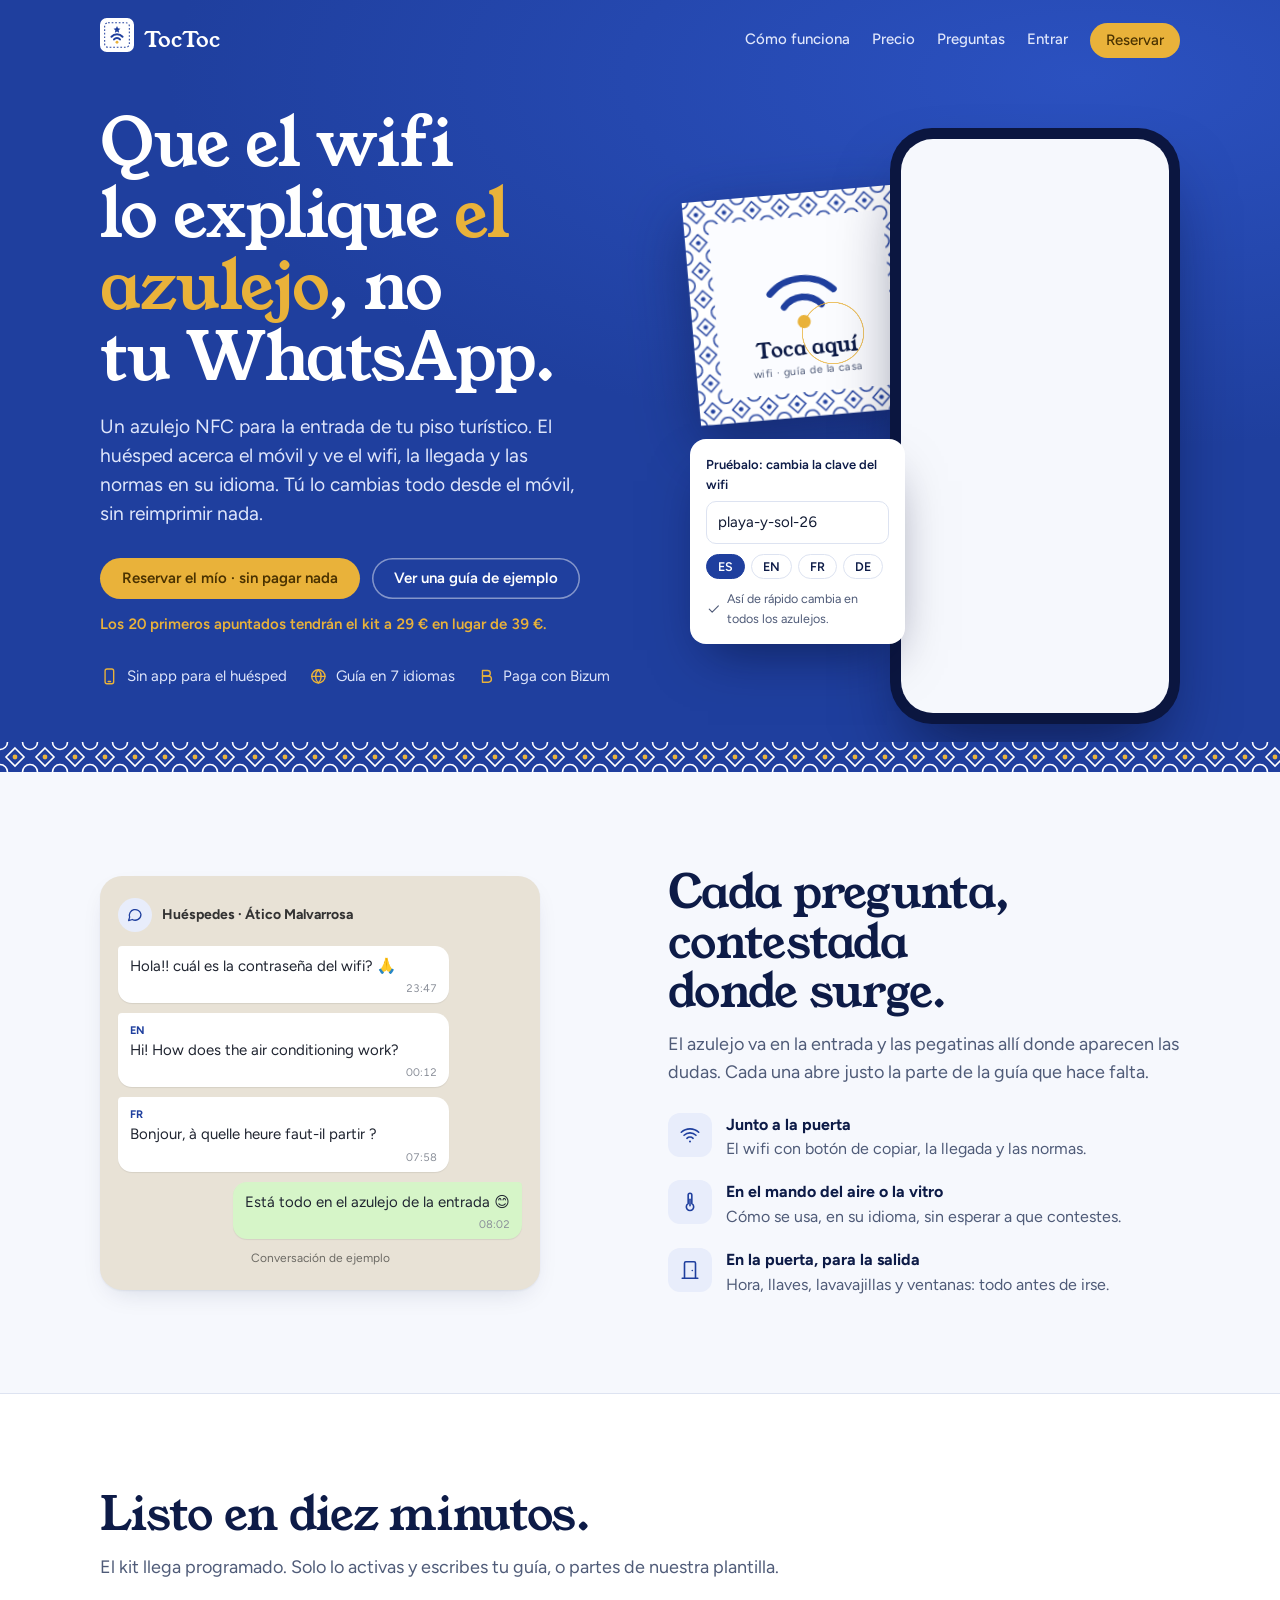
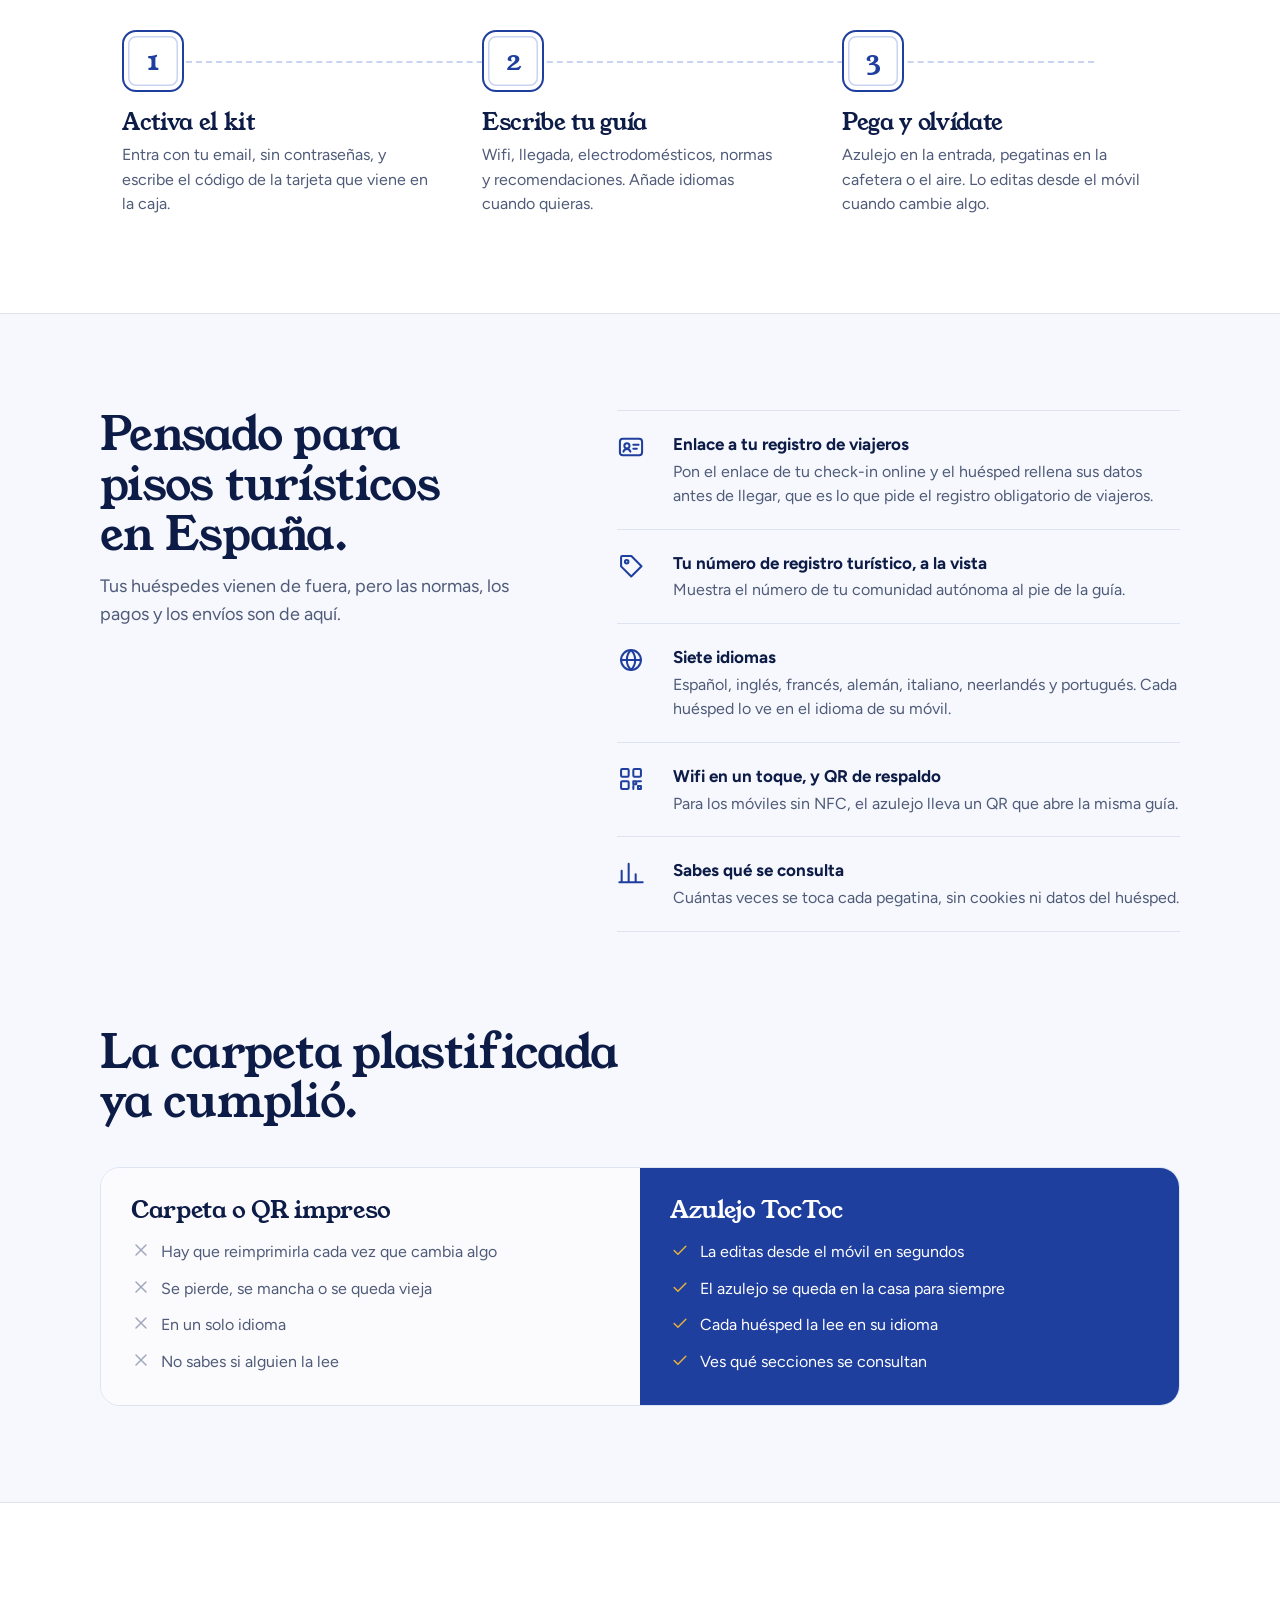
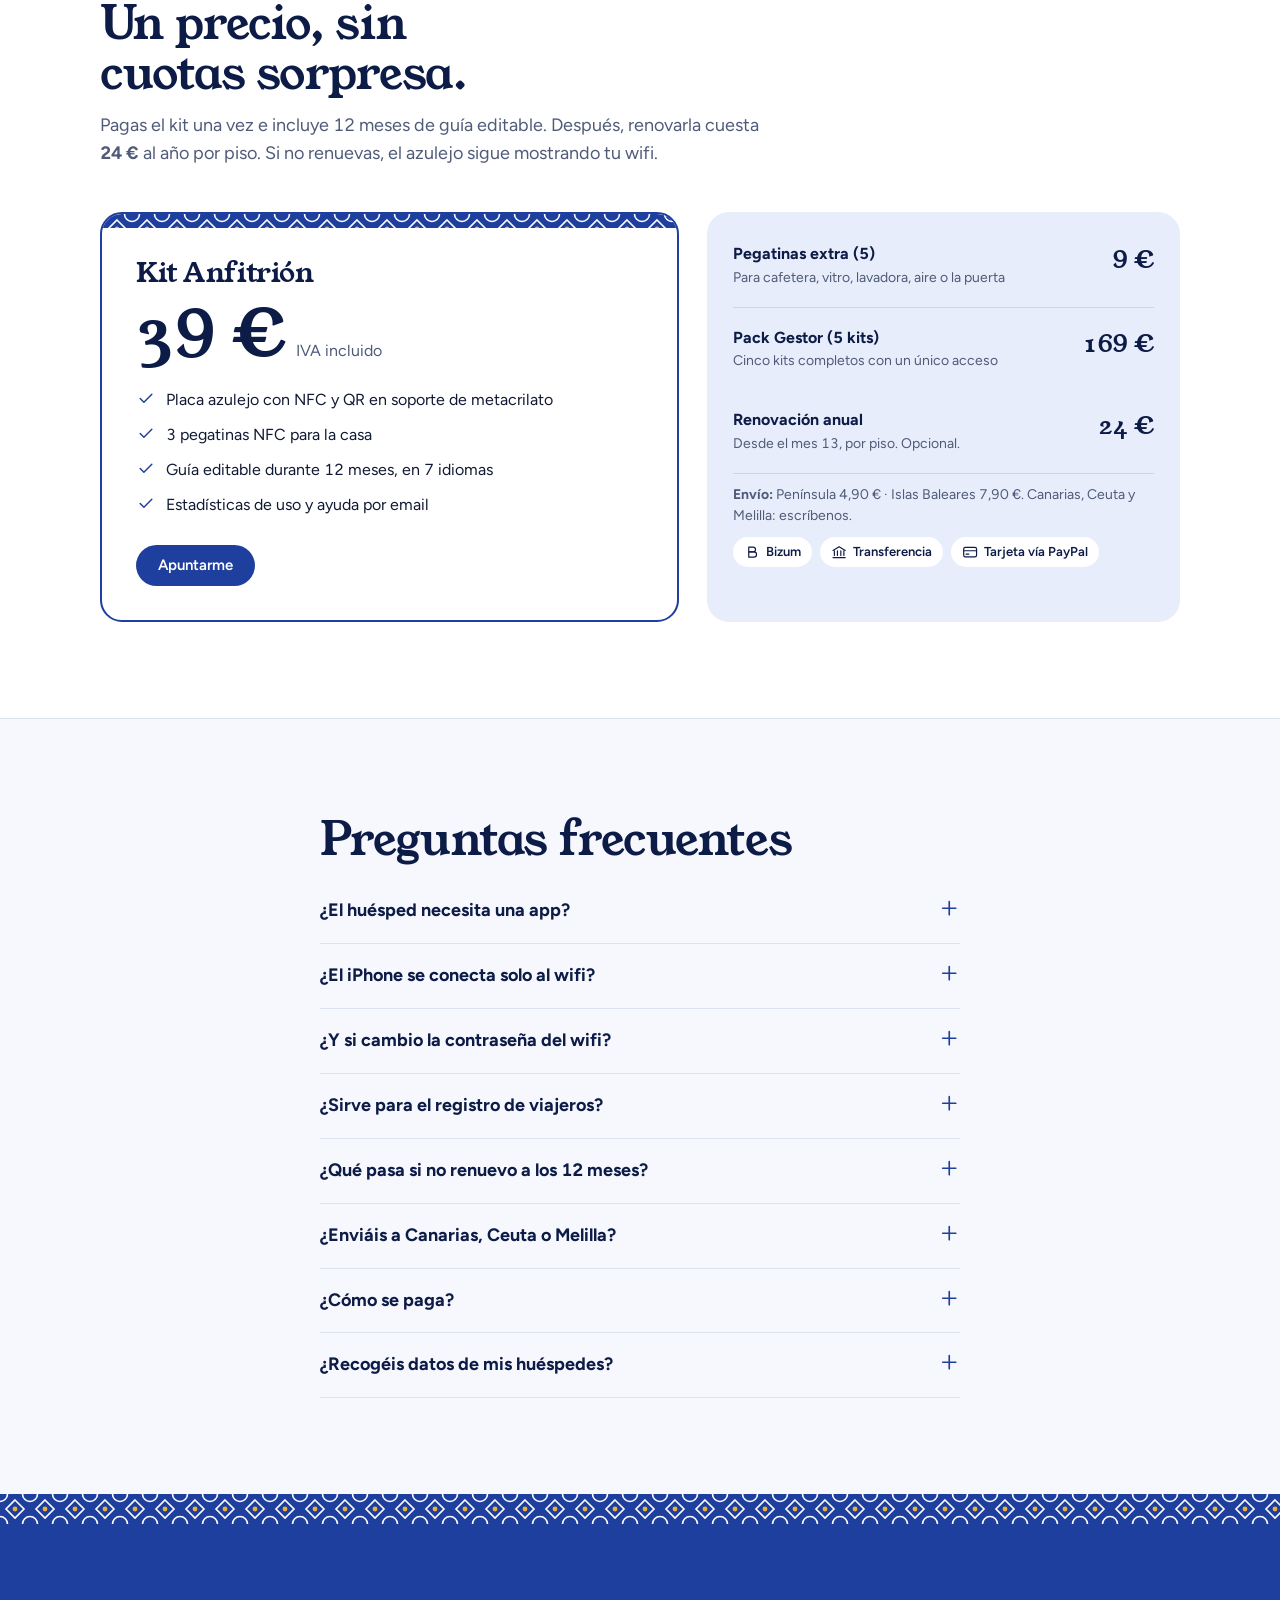
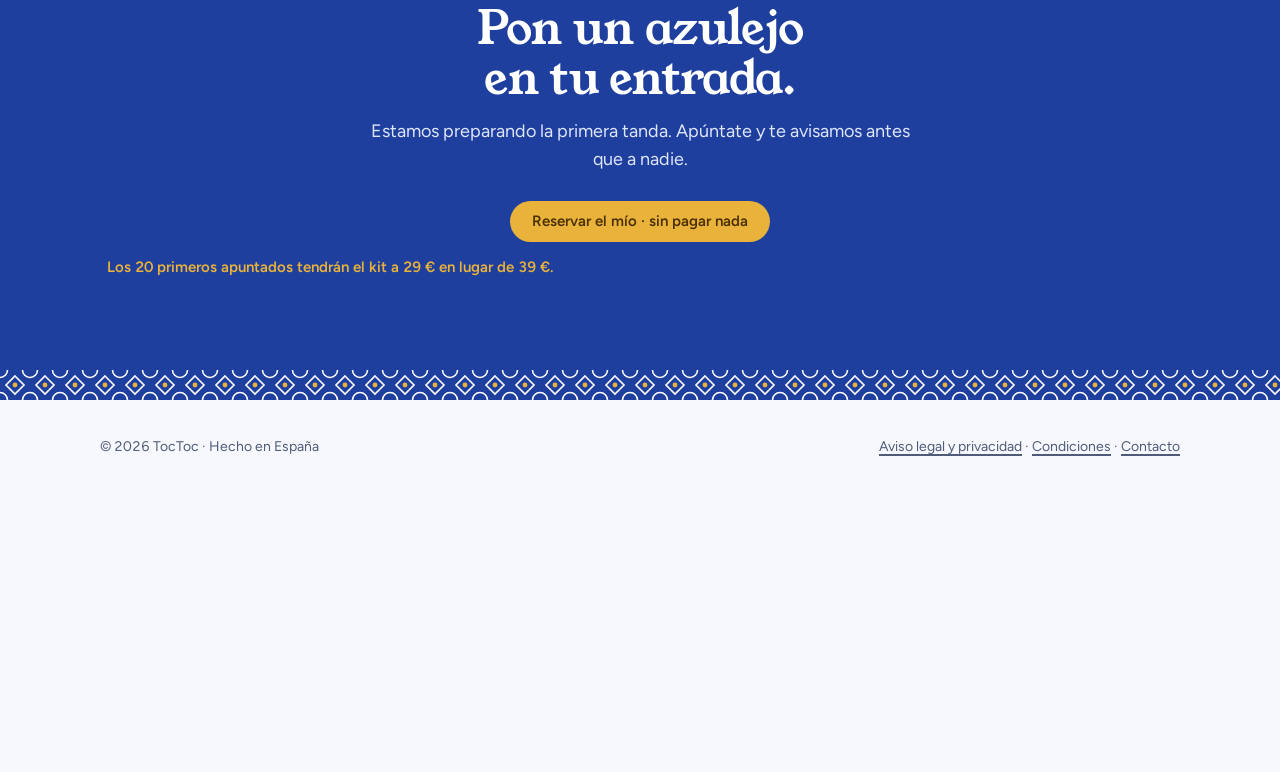
<file: index.html>
<!doctype html>
<html lang="es"><head><meta charset="utf-8">
<meta http-equiv="refresh" content="0; url=kit-anfitriones/web/index.html">
<title>TocToc</title></head>
<body><a href="kit-anfitriones/web/index.html">Ir a la web</a></body></html>
</file>
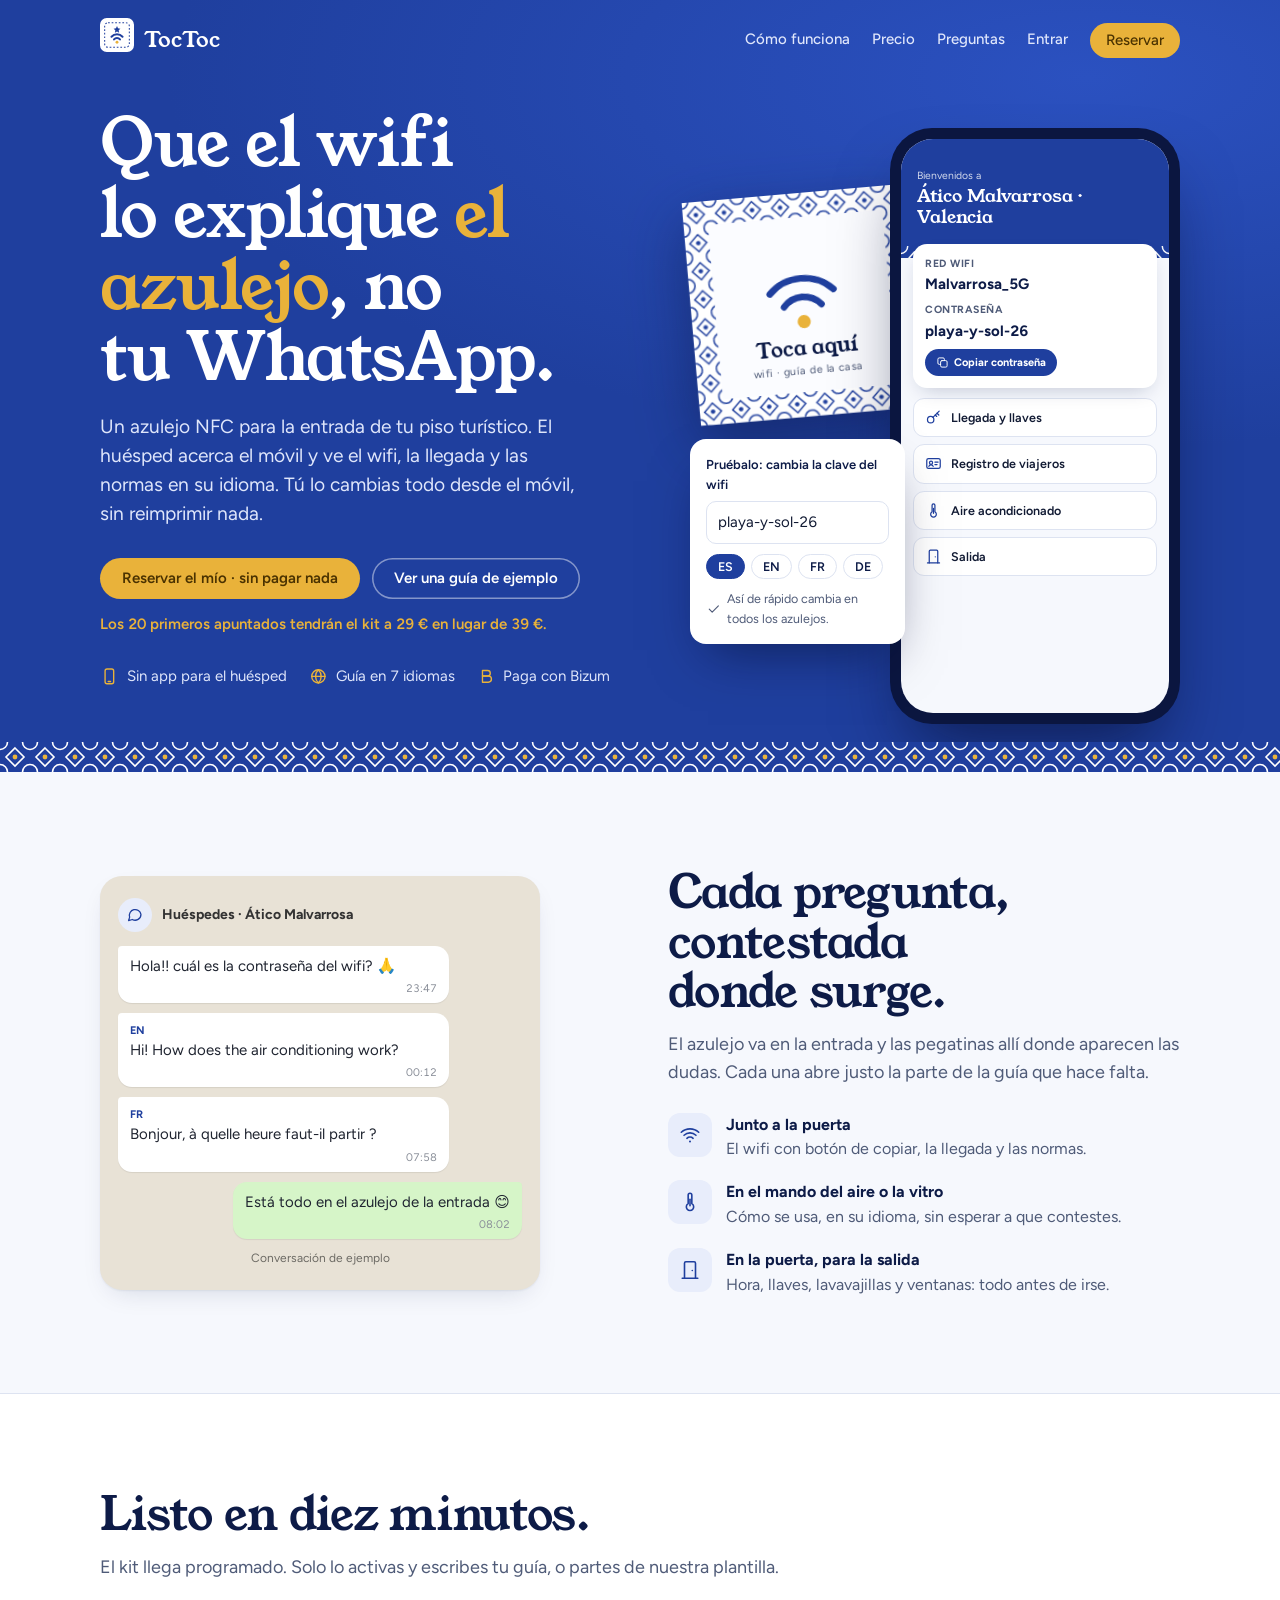
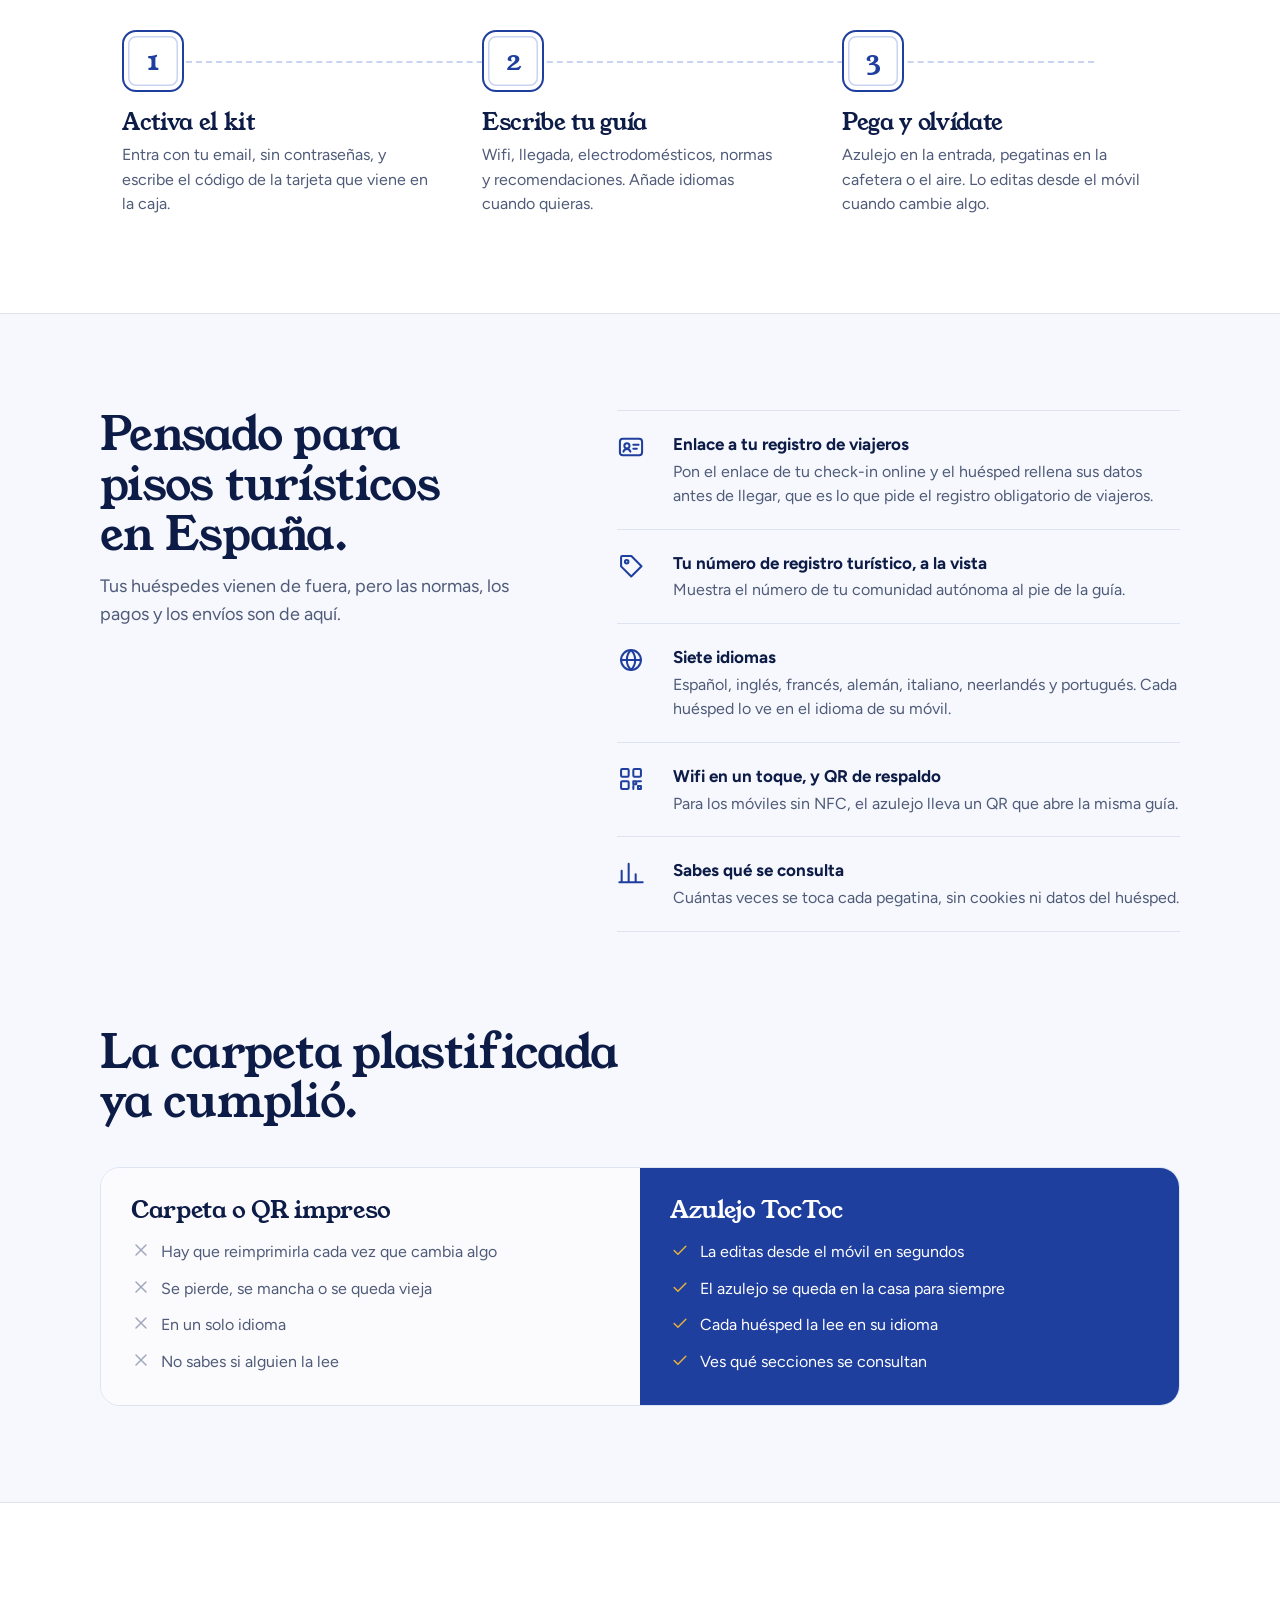
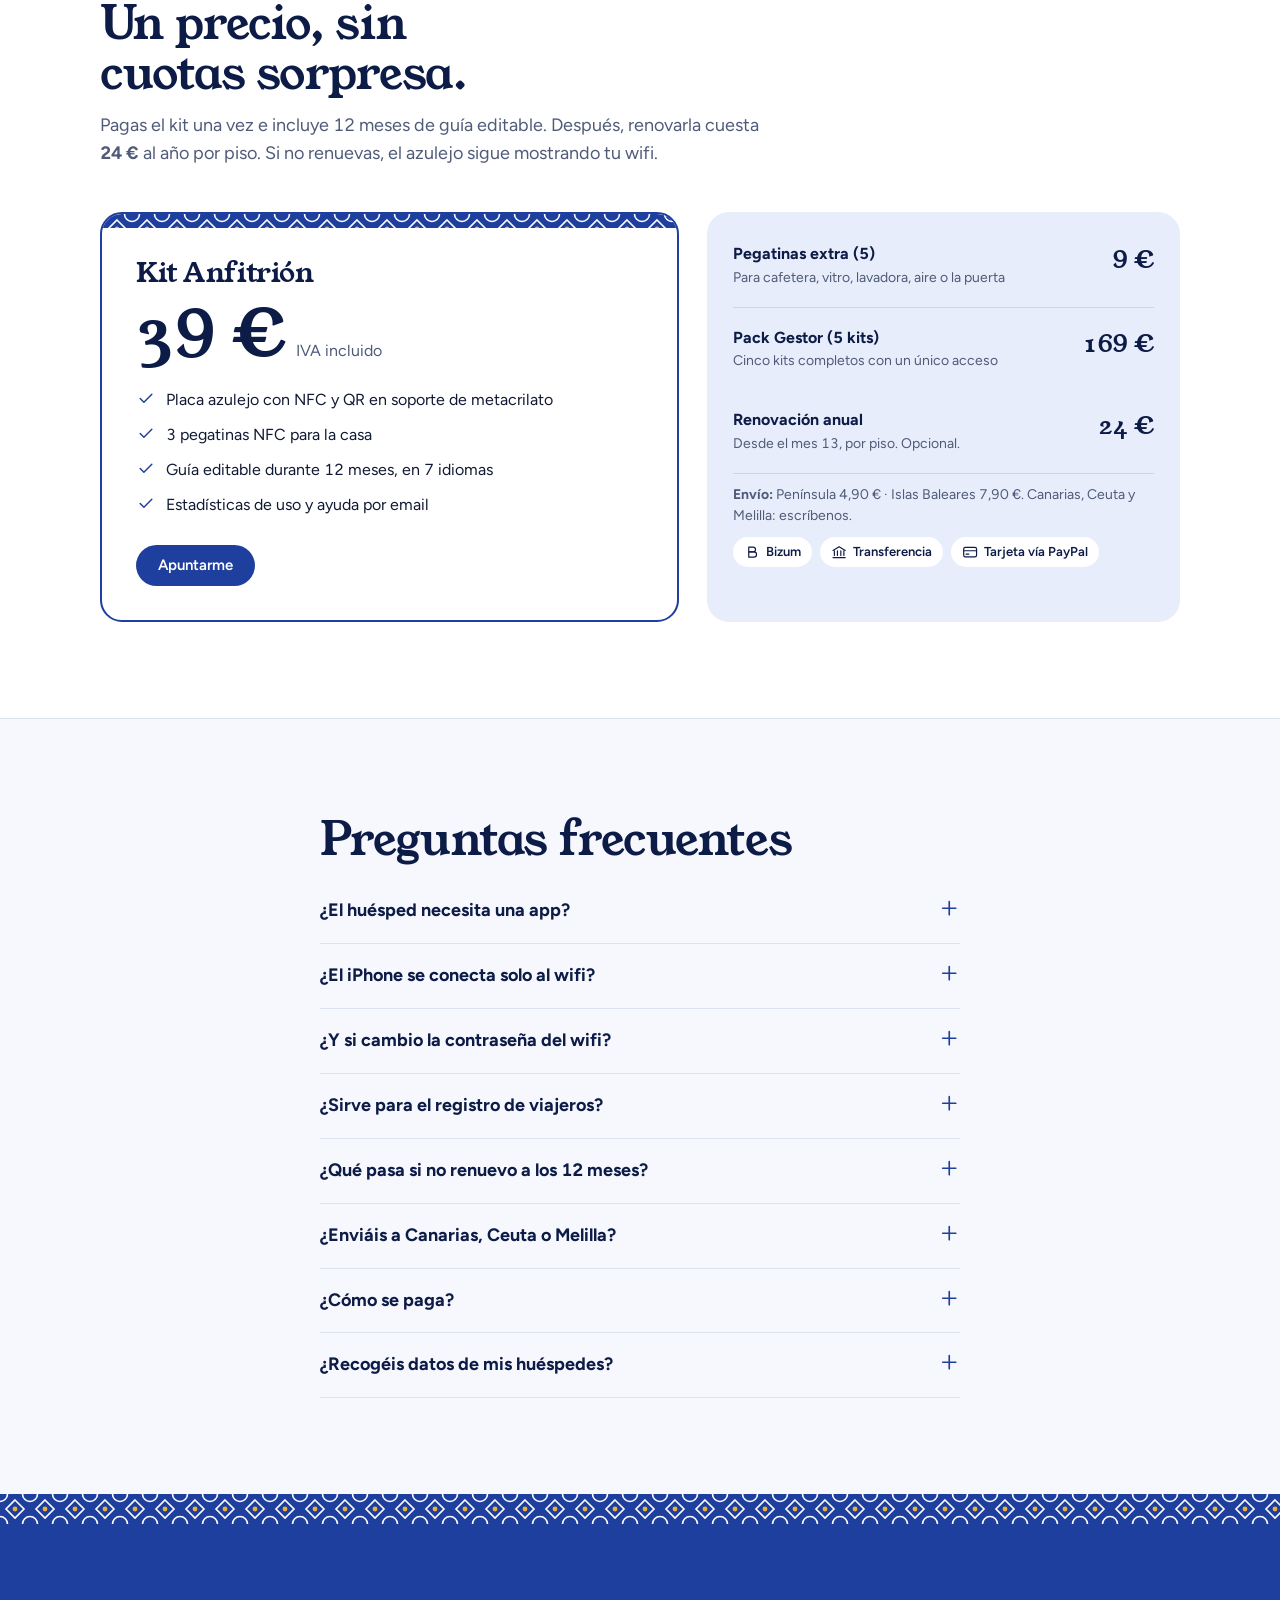
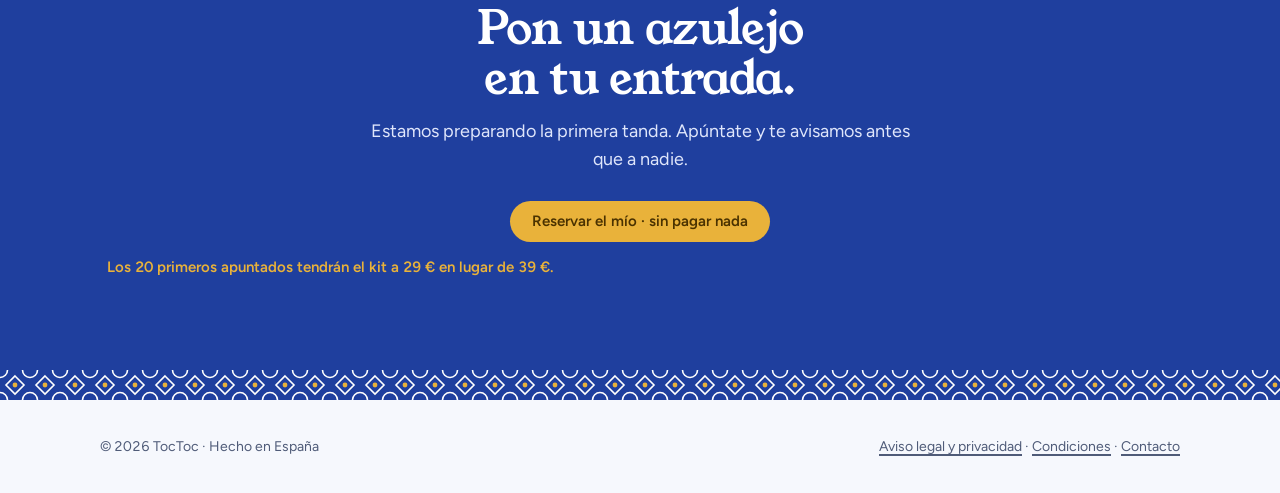
<file: kit-anfitriones/web/index.html>
<!doctype html>
<html lang="es">
<head>
<meta charset="utf-8">
<meta name="viewport" content="width=device-width,initial-scale=1">
<title>TocToc · Azulejo NFC con la guía de tu piso turístico</title>
<meta name="description" content="Un azulejo NFC para la entrada de tu piso turístico: el huésped acerca el móvil y ve el wifi, la llegada y las normas en su idioma. Tú lo cambias todo desde el móvil. 39 €, envío en península y Baleares.">
<link rel="preconnect" href="https://fonts.googleapis.com"><link rel="preconnect" href="https://fonts.gstatic.com" crossorigin>
<link href="https://fonts.googleapis.com/css2?family=Figtree:wght@400;500;600;700&family=Young+Serif&display=swap" rel="stylesheet">
<link rel="stylesheet" href="assets/style.css">
<style>
  /* ---------- Cabecera ---------- */
  .nav{position:relative;z-index:3;display:flex;align-items:center;justify-content:space-between;gap:16px;padding:18px 0}
  .nav .logo{color:#fff}
  .nav .logo svg rect:first-child{stroke:#fff}
  .nav-links{display:flex;align-items:center;gap:22px}
  .nav-links a{color:#dfe6fb;text-decoration:none;font-weight:500;font-size:15px}
  .nav-links a:hover{color:#fff}
  .nav-links .btn{padding:10px 16px}
  @media (max-width:760px){.nav-links a:not(.btn){display:none}}

  /* ---------- Portada en cobalto ---------- */
  .hero{background:var(--cobalt);color:#fff;position:relative;overflow:hidden}
  .hero::before{content:"";position:absolute;inset:0;background:radial-gradient(120% 80% at 85% 10%,#2b51c0 0,transparent 60%);pointer-events:none}
  .hero-grid{position:relative;z-index:2;display:grid;grid-template-columns:1.05fr .95fr;gap:48px;align-items:center;padding:28px 0 84px}
  @media (max-width:920px){.hero-grid{grid-template-columns:1fr;gap:28px;padding-bottom:64px}}
  .hero h1{color:#fff;font-size:clamp(38px,5.4vw,66px);margin:0 0 20px;max-width:13ch}
  .hero h1 em{font-style:normal;color:var(--albero)}
  .lead{font-size:clamp(17px,1.5vw,20px);line-height:1.5;color:#dfe6fb;max-width:40ch;margin:0 0 30px}
  .cta{display:flex;flex-wrap:wrap;gap:12px}
  .launch{font-weight:600;color:var(--albero)!important;margin:14px 0 0!important;font-size:15px!important}
  .hero .btn.ghost{color:#fff;box-shadow:inset 0 0 0 1.5px rgba(255,255,255,.45)}
  .hero .btn.ghost:hover{background:rgba(255,255,255,.1);color:#fff}
  .facts{display:flex;flex-wrap:wrap;gap:8px 22px;margin:28px 0 0;padding:0;list-style:none;color:#dfe6fb;font-size:15px}
  .facts li{display:flex;align-items:center;gap:8px}
  .facts .icon{color:var(--albero)}
  .cenefa{position:absolute;left:0;bottom:0;width:100%;height:30px;z-index:2;display:block}

  /* Escena: azulejo + móvil + editor */
  .scene{position:relative;min-height:540px}
  .tile{position:absolute;left:0;top:64px;width:min(250px,46%);aspect-ratio:1;transform:rotate(-5deg);filter:drop-shadow(0 22px 30px rgba(8,18,60,.45));z-index:1}
  .tap{position:absolute;left:clamp(60px,18%,120px);top:150px;width:110px;height:110px;z-index:2;pointer-events:none}
  .tap span{position:absolute;inset:0;border:2px solid var(--albero);border-radius:50%;opacity:0;animation:ring 2.6s var(--ease-out) infinite}
  .tap span:nth-child(2){animation-delay:.9s}
  @keyframes ring{0%{transform:scale(.35);opacity:.95}100%{transform:scale(1.5);opacity:0}}
  .phone{position:absolute;right:0;top:0;width:min(290px,60%);aspect-ratio:9/18.5;border-radius:42px;background:#0b1640;padding:11px;box-shadow:0 40px 70px -20px rgba(4,10,40,.6);z-index:3}
  .screen{width:100%;height:100%;border-radius:32px;background:var(--glaze);overflow:hidden;color:var(--ink);font-size:12.5px;display:flex;flex-direction:column}
  .screen .sh{background:var(--cobalt);color:#fff;padding:26px 16px 30px;position:relative}
  .screen .sh small{opacity:.8}
  .screen .sh b{display:block;font-family:var(--display);font-weight:400;font-size:18px;line-height:1.15;margin-top:2px}
  .screen .sh svg{position:absolute;left:0;right:0;bottom:0;height:12px;width:100%}
  .screen .wifi{margin:-14px 12px 10px;position:relative;background:#fff;border-radius:14px;padding:12px;box-shadow:0 8px 20px -8px rgba(13,27,71,.25)}
  .screen .k{font-size:10.5px;font-weight:700;letter-spacing:.05em;color:var(--muted)}
  .screen .v{font-weight:700;font-size:15px;margin:1px 0 6px;word-break:break-all;color:var(--cobalt-ink)}
  .screen .v.pw{transition:background-color .5s ease}
  .screen .v.pw.flash{background:#fff3cf}
  .screen .copy{display:inline-flex;align-items:center;gap:5px;background:var(--cobalt);color:#fff;border-radius:99px;padding:5px 11px;font-weight:700;font-size:11px}
  .screen .copy svg{width:13px;height:13px}
  .screen ul{list-style:none;margin:0;padding:0 12px;display:grid;gap:7px}
  .screen li{display:flex;align-items:center;gap:9px;background:#fff;border:1px solid var(--line);border-radius:11px;padding:9px 11px;font-weight:600}
  .screen li svg{width:17px;height:17px;color:var(--cobalt)}
  .screen-in{animation:screenIn .7s var(--ease-out) .35s both}
  @keyframes screenIn{from{opacity:0;transform:translateY(14px);filter:blur(3px)}to{opacity:1;transform:none;filter:none}}
  .editor{position:absolute;left:0;bottom:24px;width:min(255px,44%);background:#fff;color:var(--ink);border-radius:16px;padding:16px;box-shadow:0 24px 50px -18px rgba(4,10,40,.55);z-index:4}
  .editor label{margin:0 0 6px;font-size:13px}
  .editor input{font-size:15px;padding:9px 11px}
  .langs{display:flex;gap:6px;margin-top:10px;flex-wrap:wrap}
  .langs button{border:1.5px solid var(--line);background:#fff;border-radius:99px;padding:4px 11px;font:600 12.5px var(--ui);color:var(--cobalt-ink);cursor:pointer;transition:transform 160ms var(--ease-out),background-color 160ms ease}
  .langs button:active{transform:scale(.95)}
  .langs button[aria-pressed="true"]{background:var(--cobalt);border-color:var(--cobalt);color:#fff}
  .editor p{margin:10px 0 0;font-size:12.5px;color:var(--muted);display:flex;gap:6px;align-items:center}
  @media (max-width:920px){.scene{min-height:560px;max-width:520px;margin:0 auto;width:100%}}
  @media (max-width:560px){.scene{min-height:0;padding-top:8px}.phone{position:relative;margin-left:auto;width:64%}.tile{width:46%;top:70px}.tap{left:16%;top:130px;width:80px;height:80px}.editor{position:relative;width:100%;bottom:auto;margin-top:-56px}}
  @media (prefers-reduced-motion:reduce){.tap span{animation:none;opacity:.35}.screen-in{animation:none}}

  /* ---------- Secciones ---------- */
  section{padding:96px 0}
  @media (max-width:700px){section{padding:68px 0}}
  h2{font-size:clamp(30px,3.6vw,46px);margin:0 0 14px;max-width:20ch}
  .sub{color:var(--muted);font-size:18px;max-width:58ch;margin:0}

  /* Las 23:47 */
  .night{display:grid;grid-template-columns:1fr 1fr;gap:56px;align-items:center}
  @media (max-width:860px){.night{grid-template-columns:1fr;gap:36px}}
  .chat{background:#e8e2d6;border-radius:22px;padding:22px 18px;display:grid;gap:10px;max-width:440px;box-shadow:var(--shadow)}
  .chat .head{display:flex;align-items:center;gap:10px;font-weight:700;font-size:14px;color:#333;margin-bottom:4px}
  .chat .avatar{width:34px;height:34px;border-radius:50%;background:var(--cobalt-soft);display:flex;align-items:center;justify-content:center;color:var(--cobalt)}
  .msg{background:#fff;border-radius:4px 14px 14px 14px;padding:9px 12px 6px;max-width:82%;font-size:15px;color:#1f2430;box-shadow:0 1px 1px rgba(0,0,0,.08)}
  .msg time{display:block;text-align:right;font-size:11px;color:#8a8f99;margin-top:2px}
  .msg .lang{font-size:11px;font-weight:700;color:var(--cobalt);display:block}
  .msg.me{justify-self:end;background:#d6f5c8;border-radius:14px 4px 14px 14px}
  .chat small{text-align:center;color:#6c6a64;font-size:12px}
  .night ol{margin:26px 0 0;padding:0;list-style:none;display:grid;gap:18px}
  .night li{display:grid;grid-template-columns:44px 1fr;gap:14px;align-items:start}
  .night li .ic{width:44px;height:44px;border-radius:12px;background:var(--cobalt-soft);color:var(--cobalt);display:flex;align-items:center;justify-content:center}
  .night li .ic svg{width:22px;height:22px}
  .night li b{display:block;color:var(--cobalt-ink)}

  /* Pasos */
  .steps-band{background:var(--white);border-block:1px solid var(--line)}
  .steps{display:grid;grid-template-columns:repeat(3,1fr);gap:0;margin-top:48px;counter-reset:s;position:relative}
  .steps::before{content:"";position:absolute;left:8%;right:8%;top:31px;border-top:2px dashed var(--cobalt-line)}
  .step{position:relative;padding:0 22px;text-align:left}
  .step .n{position:relative;width:62px;height:62px;border-radius:14px;background:#fff;border:2px solid var(--cobalt);display:flex;align-items:center;justify-content:center;font-family:var(--display);font-size:28px;color:var(--cobalt);margin-bottom:18px;box-shadow:inset 0 0 0 4px #fff,inset 0 0 0 5.5px var(--cobalt-line)}
  .step h3{font-size:23px;margin:0 0 8px}
  .step p{margin:0;color:var(--muted)}
  @media (max-width:820px){.steps{grid-template-columns:1fr;gap:32px}.steps::before{display:none}.step{padding:0}}

  /* Pensado para España */
  .spain{display:grid;grid-template-columns:.9fr 1.1fr;gap:56px;align-items:start}
  @media (max-width:860px){.spain{grid-template-columns:1fr;gap:28px}}
  .feat{list-style:none;margin:0;padding:0}
  .feat li{display:grid;grid-template-columns:40px 1fr;gap:16px;padding:20px 0;border-top:1px solid var(--line)}
  .feat li:last-child{border-bottom:1px solid var(--line)}
  .feat .icon{width:28px;height:28px;color:var(--cobalt);margin-top:2px}
  .feat b{display:block;font-size:17px;color:var(--cobalt-ink);margin-bottom:2px}
  .feat p{margin:0;color:var(--muted)}

  /* Comparativa */
  .vs{display:grid;grid-template-columns:1fr 1fr;margin-top:40px;border-radius:20px;overflow:hidden;border:1px solid var(--line);background:#fff}
  @media (max-width:760px){.vs{grid-template-columns:1fr}}
  .vs > div{padding:30px}
  .vs h3{font-size:24px;margin:0 0 16px}
  .vs ul{list-style:none;margin:0;padding:0;display:grid;gap:12px}
  .vs li{display:flex;gap:10px;align-items:flex-start}
  .vs .old{background:#fbfbfd;color:var(--muted)}
  .vs .old .icon{color:#a0a8bd}
  .vs .new{background:var(--cobalt);color:#fff}
  .vs .new h3{color:#fff}
  .vs .new .icon{color:var(--albero)}

  /* Precio */
  .pricing{display:grid;grid-template-columns:1.1fr .9fr;gap:28px;margin-top:44px;align-items:stretch}
  @media (max-width:860px){.pricing{grid-template-columns:1fr}}
  .offer{background:#fff;border:2px solid var(--cobalt);border-radius:22px;padding:34px;position:relative;overflow:hidden}
  .offer .cen{position:absolute;left:0;top:0;width:100%;height:14px}
  .offer h3{font-size:28px;margin:10px 0 4px}
  .price{display:flex;align-items:baseline;gap:10px;margin:14px 0 4px}
  .price b{font-family:var(--display);font-weight:400;font-size:64px;line-height:1;color:var(--cobalt-ink)}
  .offer ul{list-style:none;margin:22px 0 28px;padding:0;display:grid;gap:10px}
  .offer li{display:flex;gap:10px}
  .offer li .icon{color:var(--cobalt)}
  .extras{display:flex;flex-direction:column;gap:0;border-radius:22px;background:var(--cobalt-soft);padding:12px 26px}
  .extra{display:flex;justify-content:space-between;gap:16px;padding:18px 0;border-bottom:1px solid var(--cobalt-line)}
  .extra:last-of-type{border-bottom:0}
  .extra b{color:var(--cobalt-ink)}
  .extra span.muted{display:block;font-size:14px}
  .extra .amt{font-family:var(--display);font-size:24px;color:var(--cobalt-ink);white-space:nowrap}
  .ship{font-size:14px;color:var(--muted);margin:10px 0 6px}
  .pay{display:flex;flex-wrap:wrap;gap:8px;margin:4px 0 14px}
  .pay span{display:inline-flex;align-items:center;gap:6px;background:#fff;border-radius:99px;padding:5px 11px;font-size:13px;font-weight:600;color:var(--cobalt-ink)}

  /* FAQ */
  .faq details{border-bottom:1px solid var(--line);padding:18px 0}
  .faq summary{cursor:pointer;font-weight:700;font-size:18px;list-style:none;display:flex;justify-content:space-between;gap:16px;color:var(--cobalt-ink)}
  .faq summary::-webkit-details-marker{display:none}
  .faq summary .icon{color:var(--cobalt);transition:transform 200ms var(--ease-out)}
  .faq details[open] summary .icon{transform:rotate(45deg)}
  .faq details p{color:var(--muted);margin:10px 0 0;max-width:68ch}

  /* Cierre */
  .closing{background:var(--cobalt);color:#fff;position:relative;overflow:hidden;text-align:center;padding:110px 0 120px}
  .closing h2{color:#fff;margin:0 auto 14px}
  .closing p{color:#dfe6fb;margin:0 auto 28px;max-width:46ch;font-size:18px}
  .closing .cenefa.top{top:0;bottom:auto}
  footer{padding:36px 0;color:var(--muted);font-size:14px}
  footer .wrap{display:flex;justify-content:space-between;gap:16px;flex-wrap:wrap}
  footer a{color:var(--muted)}
</style>
</head>
<body>
<svg width="0" height="0" style="position:absolute" aria-hidden="true">
  <defs>
    <!-- Cenefa de azulejo: geometría pura (cuartos de círculo + rombo) -->
    <pattern id="cen-w" width="30" height="30" patternUnits="userSpaceOnUse">
      <rect width="30" height="30" fill="#1f3f9e"/>
      <g fill="none" stroke="#fff" stroke-width="1.6"><path d="M0 7.5A7.5 7.5 0 0 0 7.5 0M22.5 0A7.5 7.5 0 0 0 30 7.5M30 22.5A7.5 7.5 0 0 0 22.5 30M7.5 30A7.5 7.5 0 0 0 0 22.5"/><path d="M15 6 24 15 15 24 6 15Z"/></g>
      <circle cx="15" cy="15" r="2.4" fill="#e9b23a"/>
    </pattern>
    <pattern id="cen-b" width="30" height="30" patternUnits="userSpaceOnUse">
      <rect width="30" height="30" fill="#fff"/>
      <g fill="none" stroke="#1f3f9e" stroke-width="1.6"><path d="M0 7.5A7.5 7.5 0 0 0 7.5 0M22.5 0A7.5 7.5 0 0 0 30 7.5M30 22.5A7.5 7.5 0 0 0 22.5 30M7.5 30A7.5 7.5 0 0 0 0 22.5"/><path d="M15 6 24 15 15 24 6 15Z"/></g>
      <circle cx="15" cy="15" r="2.4" fill="#1f3f9e"/>
    </pattern>
  </defs>
</svg>

<header class="hero">
  <div class="wrap">
    <nav class="nav" aria-label="Principal">
      <a class="logo" href="./"><span class="logo-mark"></span><span class="brand-name">TocToc</span></a>
      <div class="nav-links">
        <a href="#como">Cómo funciona</a><a href="#precio">Precio</a><a href="#preguntas">Preguntas</a>
        <a href="panel.html">Entrar</a>
        <a class="btn albero" href="order.html">Pedir kit</a>
      </div>
    </nav>
    <div class="hero-grid">
      <div>
        <h1>Que el wifi lo explique <em>el azulejo</em>, no tu WhatsApp.</h1>
        <p class="lead">Un azulejo NFC para la entrada de tu piso turístico. El huésped acerca el móvil y ve el wifi, la llegada y las normas en su idioma. Tú lo cambias todo desde el móvil, sin reimprimir nada.</p>
        <div class="cta">
          <a class="btn albero" href="order.html">Pedir mi kit · <span class="p-starter">39 €</span></a>
          <a class="btn ghost" href="g.html?t=demo">Ver una guía de ejemplo</a>
        </div>
        <ul class="facts">
          <li><span data-i="phone"></span>Sin app para el huésped</li>
          <li><span data-i="globe"></span>Guía en 7 idiomas</li>
          <li><span data-i="bizum"></span>Paga con Bizum</li>
        </ul>
      </div>

      <div class="scene">
        <svg class="tile" viewBox="0 0 240 240" role="img" aria-label="Azulejo NFC de la entrada">
          <rect x="2" y="2" width="236" height="236" rx="12" fill="#fbfcff"/>
          <rect x="2" y="2" width="236" height="236" rx="12" fill="none" stroke="#d7def2" stroke-width="2"/>
          <path d="M14 14h212v212H14z" fill="none" stroke="url(#cen-b)" stroke-width="26"/>
          <rect x="27" y="27" width="186" height="186" rx="4" fill="#fbfcff"/>
          <g fill="none" stroke="#1f3f9e" stroke-width="7" stroke-linecap="round"><path d="M86 106a48 48 0 0 1 68 0"/><path d="M100 121a26 26 0 0 1 40 0"/></g>
          <circle cx="120" cy="138" r="7" fill="#e9b23a"/>
          <text x="120" y="174" text-anchor="middle" font-family="Young Serif, Georgia, serif" font-size="22" fill="#0d1b47">Toca aquí</text>
          <text x="120" y="194" text-anchor="middle" font-family="Figtree, sans-serif" font-size="11.5" fill="#4f5b78" letter-spacing=".5">wifi · guía de la casa</text>
        </svg>
        <div class="tap" aria-hidden="true"><span></span><span></span></div>

        <div class="phone" aria-label="Vista del huésped">
          <div class="screen"><div class="screen-in" style="display:flex;flex-direction:column;height:100%">
            <div class="sh"><small id="d-welcome">Bienvenidos a</small><b>Ático Malvarrosa · Valencia</b>
              <svg preserveAspectRatio="none" viewBox="0 0 300 12" aria-hidden="true"><rect width="300" height="12" fill="url(#cen-w)"/></svg></div>
            <div class="wifi"><div class="k" id="d-net">RED WIFI</div><div class="v">Malvarrosa_5G</div><div class="k" id="d-pass">CONTRASEÑA</div><div class="v pw" id="d-pw">playa-y-sol-26</div><span class="copy"><span data-i="copy"></span><span id="d-copy">Copiar contraseña</span></span></div>
            <ul id="d-list"></ul>
          </div></div>
        </div>

        <div class="editor">
          <label for="pw-in">Pruébalo: cambia la clave del wifi</label>
          <input id="pw-in" value="playa-y-sol-26" autocomplete="off" spellcheck="false">
          <div class="langs" role="group" aria-label="Idioma del huésped">
            <button aria-pressed="true" data-l="es">ES</button><button aria-pressed="false" data-l="en">EN</button><button aria-pressed="false" data-l="fr">FR</button><button aria-pressed="false" data-l="de">DE</button>
          </div>
          <p><span data-i="check"></span>Así de rápido cambia en todos los azulejos.</p>
        </div>
      </div>
    </div>
  </div>
  <svg class="cenefa" preserveAspectRatio="none" aria-hidden="true"><rect width="100%" height="30" fill="url(#cen-w)"/></svg>
</header>

<main>
<section><div class="wrap night">
  <div class="chat" aria-label="Ejemplo de mensajes de huéspedes">
    <div class="head"><span class="avatar"><span data-i="chat"></span></span>Huéspedes · Ático Malvarrosa</div>
    <div class="msg">Hola!! cuál es la contraseña del wifi? 🙏<time>23:47</time></div>
    <div class="msg"><span class="lang">EN</span>Hi! How does the air conditioning work?<time>00:12</time></div>
    <div class="msg"><span class="lang">FR</span>Bonjour, à quelle heure faut-il partir ?<time>07:58</time></div>
    <div class="msg me">Está todo en el azulejo de la entrada 😊<time>08:02</time></div>
    <small>Conversación de ejemplo</small>
  </div>
  <div>
    <h2>Cada pregunta, contestada donde surge.</h2>
    <p class="sub">El azulejo va en la entrada y las pegatinas allí donde aparecen las dudas. Cada una abre justo la parte de la guía que hace falta.</p>
    <ol>
      <li><span class="ic"><span data-i="wifi"></span></span><div><b>Junto a la puerta</b><span class="muted">El wifi con botón de copiar, la llegada y las normas.</span></div></li>
      <li><span class="ic"><span data-i="thermo"></span></span><div><b>En el mando del aire o la vitro</b><span class="muted">Cómo se usa, en su idioma, sin esperar a que contestes.</span></div></li>
      <li><span class="ic"><span data-i="door"></span></span><div><b>En la puerta, para la salida</b><span class="muted">Hora, llaves, lavavajillas y ventanas: todo antes de irse.</span></div></li>
    </ol>
  </div>
</div></section>

<section class="steps-band" id="como"><div class="wrap">
  <h2>Listo en diez minutos.</h2>
  <p class="sub">El kit llega programado. Solo lo activas y escribes tu guía, o partes de nuestra plantilla.</p>
  <div class="steps">
    <div class="step"><div class="n">1</div><h3>Activa el kit</h3><p>Entra con tu email, sin contraseñas, y escribe el código de la tarjeta que viene en la caja.</p></div>
    <div class="step"><div class="n">2</div><h3>Escribe tu guía</h3><p>Wifi, llegada, electrodomésticos, normas y recomendaciones. Añade idiomas cuando quieras.</p></div>
    <div class="step"><div class="n">3</div><h3>Pega y olvídate</h3><p>Azulejo en la entrada, pegatinas en la cafetera o el aire. Lo editas desde el móvil cuando cambie algo.</p></div>
  </div>
</div></section>

<section><div class="wrap spain">
  <div>
    <h2>Pensado para pisos turísticos en España.</h2>
    <p class="sub">Tus huéspedes vienen de fuera, pero las normas, los pagos y los envíos son de aquí.</p>
  </div>
  <ul class="feat">
    <li><span data-i="idcard"></span><div><b>Enlace a tu registro de viajeros</b><p>Pon el enlace de tu check-in online y el huésped rellena sus datos antes de llegar, que es lo que pide el registro obligatorio de viajeros.</p></div></li>
    <li><span data-i="tag"></span><div><b>Tu número de registro turístico, a la vista</b><p>Muestra el número de tu comunidad autónoma al pie de la guía.</p></div></li>
    <li><span data-i="globe"></span><div><b>Siete idiomas</b><p>Español, inglés, francés, alemán, italiano, neerlandés y portugués. Cada huésped lo ve en el idioma de su móvil.</p></div></li>
    <li><span data-i="qr"></span><div><b>Wifi en un toque, y QR de respaldo</b><p>Para los móviles sin NFC, el azulejo lleva un QR que abre la misma guía.</p></div></li>
    <li><span data-i="chart"></span><div><b>Sabes qué se consulta</b><p>Cuántas veces se toca cada pegatina, sin cookies ni datos del huésped.</p></div></li>
  </ul>
</div></section>

<section style="padding-top:0"><div class="wrap">
  <h2>La carpeta plastificada ya cumplió.</h2>
  <div class="vs">
    <div class="old"><h3>Carpeta o QR impreso</h3><ul>
      <li><span data-i="x"></span>Hay que reimprimirla cada vez que cambia algo</li>
      <li><span data-i="x"></span>Se pierde, se mancha o se queda vieja</li>
      <li><span data-i="x"></span>En un solo idioma</li>
      <li><span data-i="x"></span>No sabes si alguien la lee</li></ul></div>
    <div class="new"><h3>Azulejo <span class="brand-name">TocToc</span></h3><ul>
      <li><span data-i="check"></span>La editas desde el móvil en segundos</li>
      <li><span data-i="check"></span>El azulejo se queda en la casa para siempre</li>
      <li><span data-i="check"></span>Cada huésped la lee en su idioma</li>
      <li><span data-i="check"></span>Ves qué secciones se consultan</li></ul></div>
  </div>
</div></section>

<section class="steps-band" id="precio"><div class="wrap">
  <h2>Un precio, sin cuotas sorpresa.</h2>
  <p class="sub">Pagas el kit una vez e incluye 12 meses de guía editable. Después, renovarla cuesta <b class="p-renew">24 €</b> al año por piso. Si no renuevas, el azulejo sigue mostrando tu wifi.</p>
  <div class="pricing">
    <div class="offer">
      <svg class="cen" preserveAspectRatio="none" aria-hidden="true"><rect width="100%" height="14" fill="url(#cen-w)"/></svg>
      <h3 class="n-starter">Kit Anfitrión</h3>
      <div class="price"><b class="p-starter">39 €</b><span class="muted">IVA incluido</span></div>
      <ul>
        <li><span data-i="check"></span>Placa azulejo con NFC y QR en soporte de metacrilato</li>
        <li><span data-i="check"></span>3 pegatinas NFC para la casa</li>
        <li><span data-i="check"></span>Guía editable durante 12 meses, en 7 idiomas</li>
        <li><span data-i="check"></span>Estadísticas de uso y ayuda por email</li>
      </ul>
      <a class="btn" href="order.html?p=starter">Pedir el kit</a>
    </div>
    <div class="extras" id="extras"></div>
  </div>
</div></section>

<section id="preguntas"><div class="wrap narrow faq">
  <h2>Preguntas frecuentes</h2>
  <details><summary>¿El huésped necesita una app?<span data-i="plus"></span></summary><p>No. Cualquier iPhone desde el XS (2018) y casi todos los Android leen NFC sin instalar nada: basta con acercar el móvil. Si alguno no lo tiene, el azulejo lleva un QR que abre la misma guía.</p></details>
  <details><summary>¿El iPhone se conecta solo al wifi?<span data-i="plus"></span></summary><p>El iPhone abre la guía y copia la contraseña con un toque. El azulejo apunta siempre a tu guía, así nunca deja de funcionar cuando cambias la clave.</p></details>
  <details><summary>¿Y si cambio la contraseña del wifi?<span data-i="plus"></span></summary><p>Entras, la cambias y guardas. Todos los azulejos y pegatinas muestran la nueva al momento. No hay nada que reprogramar ni reimprimir.</p></details>
  <details><summary>¿Sirve para el registro de viajeros?<span data-i="plus"></span></summary><p>La guía puede llevar el enlace a tu formulario de check-in online para que el huésped meta sus datos antes de llegar. El envío a las autoridades lo sigues haciendo tú, o la herramienta de check-in que uses.</p></details>
  <details><summary>¿Qué pasa si no renuevo a los 12 meses?<span data-i="plus"></span></summary><p>El azulejo sigue funcionando y muestra una página básica con tu wifi. La guía completa, las pegatinas y las estadísticas necesitan la renovación de <span class="p-renew">24 €</span> al año.</p></details>
  <details><summary>¿Enviáis a Canarias, Ceuta o Melilla?<span data-i="plus"></span></summary><p>Sí, pero esos envíos pasan por aduana (DUA) y allí se paga el IGIC. Escríbenos antes y te decimos el coste total.</p></details>
  <details><summary>¿Cómo se paga?<span data-i="plus"></span></summary><p>Con Bizum, por transferencia o con tarjeta a través de PayPal (no hace falta cuenta). Cada kit se fabrica bajo pedido y sale en 2 o 3 días laborables desde el pago. Si eres empresa o gestor, emitimos factura con tu NIF o CIF.</p></details>
  <details><summary>¿Recogéis datos de mis huéspedes?<span data-i="plus"></span></summary><p>No. Solo contamos cuántas veces se toca cada etiqueta, sin IP ni cookies. Lo explicamos en la <a href="legal.html#privacidad">política de privacidad</a>.</p></details>
</div></section>

<section class="closing">
  <svg class="cenefa top" preserveAspectRatio="none" aria-hidden="true"><rect width="100%" height="30" fill="url(#cen-w)"/></svg>
  <div class="wrap">
    <h2>Pon un azulejo en tu entrada.</h2>
    <p>Tu próximo huésped lo tocará antes de escribirte. Envío en 2 o 3 días a península y Baleares.</p>
    <a class="btn albero" href="order.html">Pedir mi kit · <span class="p-starter">39 €</span></a>
  </div>
  <svg class="cenefa" preserveAspectRatio="none" aria-hidden="true"><rect width="100%" height="30" fill="url(#cen-w)"/></svg>
</section>
</main>

<footer><div class="wrap">
  <span>© <span id="y"></span> <span class="brand-name">TocToc</span> · Hecho en España</span>
  <span><a href="legal.html">Aviso legal y privacidad</a> · <a href="legal.html#condiciones">Condiciones</a> · <a class="mail" href="#">Contacto</a></span>
</div></footer>

<script src="config.js"></script>
<script src="assets/icons.js"></script>
<script>
  const C = window.APP_CONFIG;
  const m = n => new Intl.NumberFormat('es-ES',{style:'currency',currency:C.CURRENCY,minimumFractionDigits:n%1?2:0}).format(n);
  document.querySelectorAll('.brand-name').forEach(e => e.textContent = C.BRAND);
  document.querySelectorAll('.logo-mark').forEach(e => e.innerHTML = TSI.logo);
  document.querySelectorAll('[data-i]').forEach(e => e.outerHTML = TSI.svg(e.dataset.i));
  document.title = document.title.replace('TocToc', C.BRAND);
  document.getElementById('y').textContent = new Date().getFullYear();
  document.querySelectorAll('.mail').forEach(a => a.href = 'mailto:' + C.CONTACT_EMAIL);
  const starter = C.PRODUCTS.find(p => p.id === 'starter');
  document.querySelectorAll('.p-starter').forEach(e => e.textContent = m(starter.price));
  document.querySelectorAll('.n-starter').forEach(e => e.textContent = starter.name);
  document.querySelectorAll('.p-renew').forEach(e => e.textContent = m(C.RENEWAL_PRICE));
  const extras = C.PRODUCTS.filter(p => p.id !== 'starter').map(p => `<a class="extra" href="order.html?p=${p.id}" style="text-decoration:none;color:inherit"><span><b>${p.name}</b><span class="muted">${p.desc}</span></span><span class="amt">${m(p.price)}</span></a>`).join('');
  const ship = Object.keys(C.SHIPPING).map(k => `${C.SHIPPING_LABELS[k]} ${m(C.SHIPPING[k])}`).join(' · ');
  document.getElementById('extras').innerHTML = extras +
    `<div class="extra"><span><b>Renovación anual</b><span class="muted">Desde el mes 13, por piso. Opcional.</span></span><span class="amt">${m(C.RENEWAL_PRICE)}</span></div>
     <p class="ship"><b>Envío:</b> ${ship}. Canarias, Ceuta y Melilla: escríbenos.</p>
     <div class="pay"><span>${TSI.svg('bizum')}Bizum</span><span>${TSI.svg('bank')}Transferencia</span><span>${TSI.svg('card')}Tarjeta vía PayPal</span></div>`;

  // Modo "Apúntame": mismos botones, pero reservan sin pagar
  if (C.SALES_OPEN === false) {
    const set = (sel, html) => document.querySelectorAll(sel).forEach(a => a.innerHTML = html);
    set('a.btn.albero[href="order.html"]', 'Reservar el mío · sin pagar nada');
    set('nav a[href="order.html"]', 'Reservar');
    set('a.btn[href="order.html?p=starter"]', 'Apuntarme');
    if (C.LAUNCH_OFFER) document.querySelectorAll('.hero .cta, .closing a.btn.albero').forEach(el => el.insertAdjacentHTML('afterend', `<p class="launch">${C.LAUNCH_OFFER}</p>`));
    const close = [...document.querySelectorAll('section p')].find(p => /Envío en 2 o 3 días/.test(p.textContent));
    if (close) close.textContent = 'Estamos preparando la primera tanda. Apúntate y te avisamos antes que a nadie.';
  }

  // Demo en vivo: el editor actualiza el móvil
  const L = {
    es: { w: 'Bienvenidos a', n: 'RED WIFI', p: 'CONTRASEÑA', c: 'Copiar contraseña', s: ['Llegada y llaves', 'Registro de viajeros', 'Aire acondicionado', 'Salida'] },
    en: { w: 'Welcome to', n: 'WI-FI NETWORK', p: 'PASSWORD', c: 'Copy password', s: ['Check-in & keys', 'Guest registration', 'Air conditioning', 'Check-out'] },
    fr: { w: 'Bienvenue à', n: 'RÉSEAU WI-FI', p: 'MOT DE PASSE', c: 'Copier le mot de passe', s: ['Arrivée et clés', 'Enregistrement', 'Climatisation', 'Départ'] },
    de: { w: 'Willkommen in', n: 'WLAN-NETZ', p: 'PASSWORT', c: 'Passwort kopieren', s: ['Ankunft & Schlüssel', 'Gästeregistrierung', 'Klimaanlage', 'Abreise'] }
  };
  const icons = ['key', 'idcard', 'thermo', 'door'];
  function lang(l) {
    const t = L[l];
    document.getElementById('d-welcome').textContent = t.w; document.getElementById('d-net').textContent = t.n;
    document.getElementById('d-pass').textContent = t.p; document.getElementById('d-copy').textContent = t.c;
    document.getElementById('d-list').innerHTML = t.s.map((s, i) => `<li>${TSI.svg(icons[i])}${s}</li>`).join('');
    document.querySelectorAll('.langs button').forEach(b => b.setAttribute('aria-pressed', b.dataset.l === l));
  }
  document.querySelectorAll('.langs button').forEach(b => b.onclick = () => lang(b.dataset.l));
  const pw = document.getElementById('d-pw'); let t;
  document.getElementById('pw-in').addEventListener('input', e => {
    pw.textContent = e.target.value || '—'; pw.classList.add('flash'); clearTimeout(t); t = setTimeout(() => pw.classList.remove('flash'), 600);
  });
  lang('es');
</script>
</body>
</html>
</file>
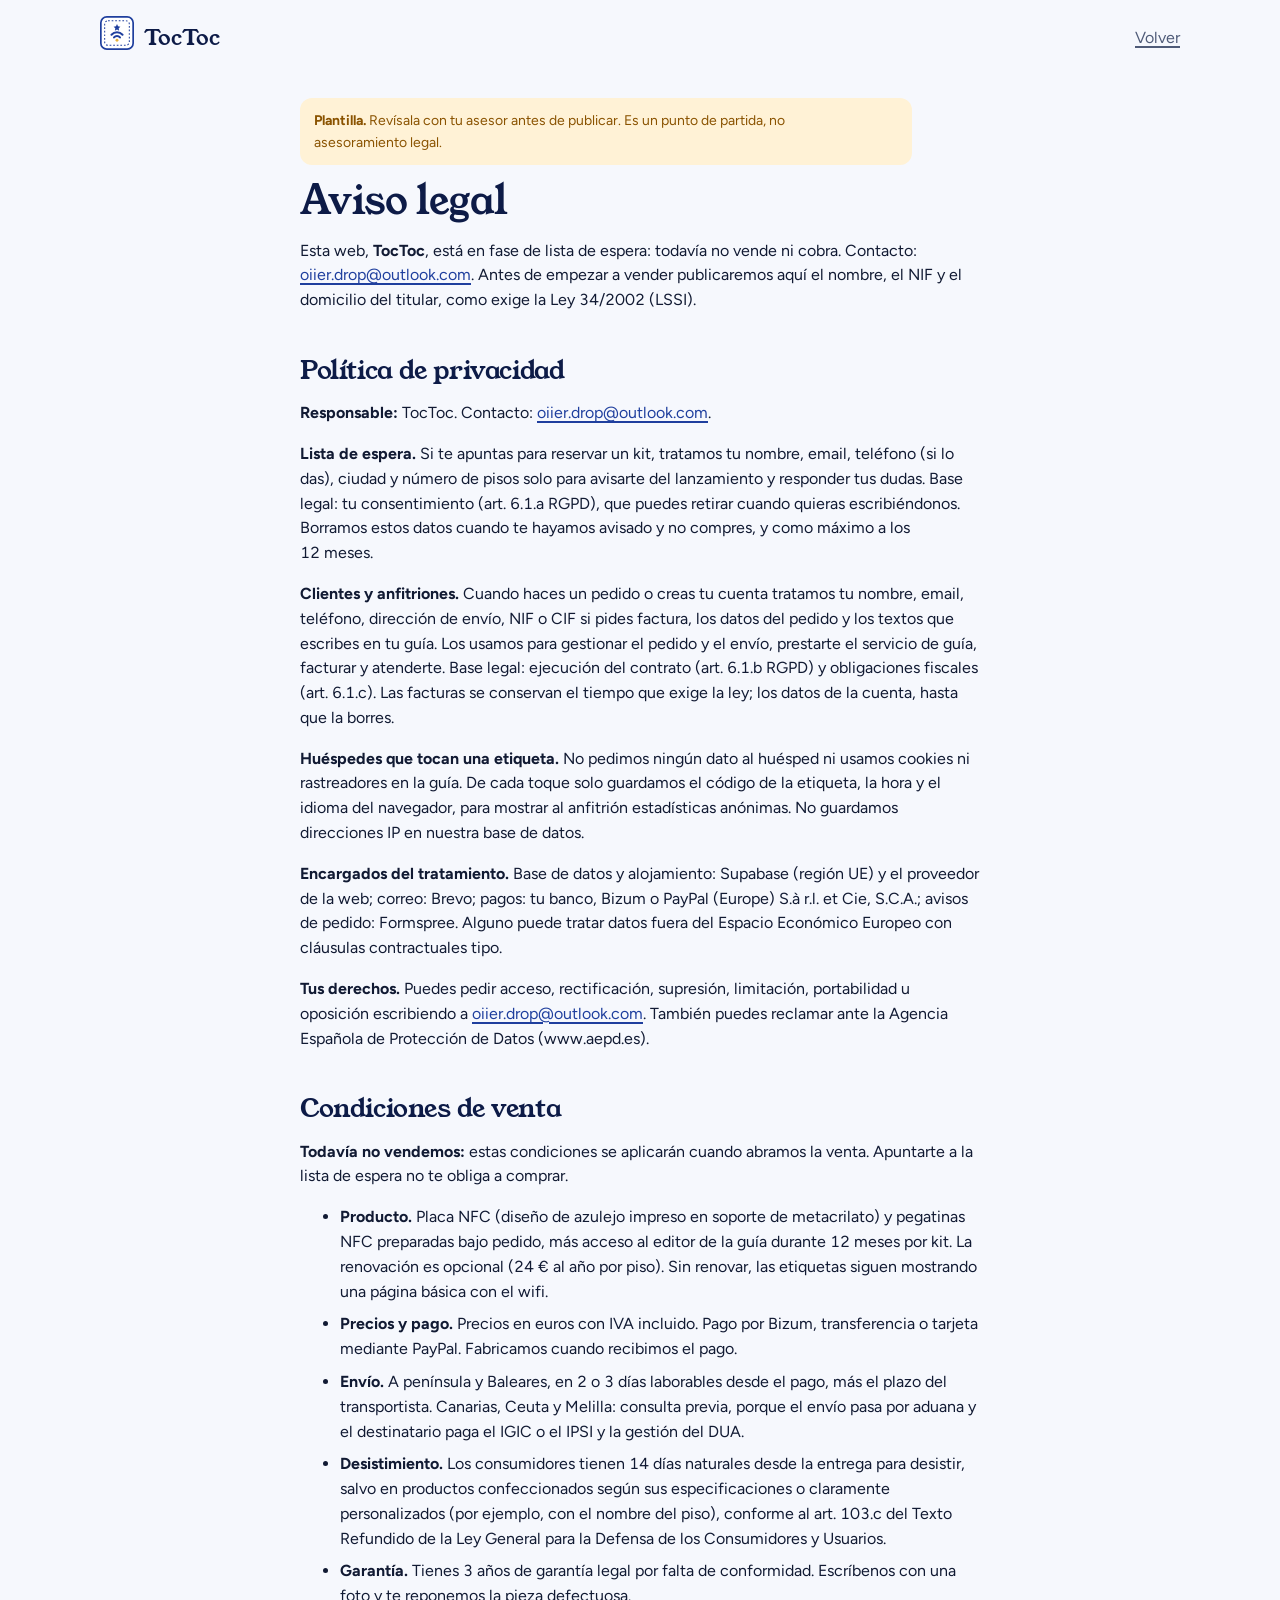
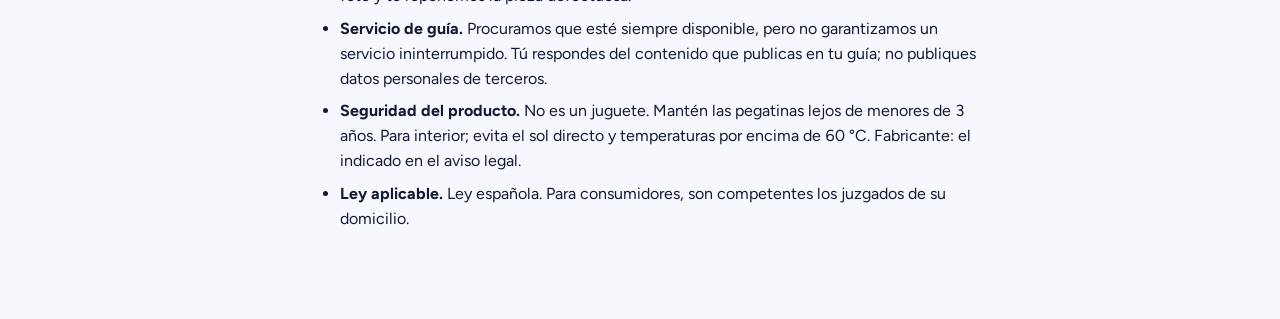
<file: kit-anfitriones/web/legal.html>
<!doctype html>
<html lang="es">
<head>
<meta charset="utf-8">
<meta name="viewport" content="width=device-width,initial-scale=1">
<title>Aviso legal, privacidad y condiciones</title>
<link rel="preconnect" href="https://fonts.googleapis.com"><link rel="preconnect" href="https://fonts.gstatic.com" crossorigin>
<link href="https://fonts.googleapis.com/css2?family=Figtree:wght@400;500;600;700&family=Young+Serif&display=swap" rel="stylesheet">
<link rel="stylesheet" href="assets/style.css">
<style>
  main{max-width:720px;margin:0 auto;padding:8px 20px 72px}
  h1{font-size:clamp(30px,4vw,40px);margin:8px 0 16px}
  h2{font-size:26px;margin:44px 0 10px}
  main p,main li{max-width:68ch}
  main li{margin:8px 0}
  .note{background:var(--warn-soft);color:var(--warn);border-radius:12px;padding:12px 14px;font-size:14px}
</style>
</head>
<body>
<div class="wrap"><header class="topbar"><a class="logo" href="./"><span class="logo-mark"></span><span class="brand-name">TocToc</span></a><a class="muted" href="./">Volver</a></header></div>
<main>
  <p class="note"><b>Plantilla.</b> Revísala con tu asesor antes de publicar. Es un punto de partida, no asesoramiento legal.</p>
  <h1>Aviso legal</h1>
  <p id="aviso">En cumplimiento de la Ley 34/2002 de Servicios de la Sociedad de la Información (LSSI), te informamos de que esta web pertenece a <b class="sn"></b>, autónomo/a, con NIF <b class="tx"></b> y domicilio en <span class="ad"></span>. Contacto: <a class="em"></a>.</p>

  <h2 id="privacidad">Política de privacidad</h2>
  <p id="resp"><b>Responsable:</b> <span class="sn"></span> (datos arriba).</p>
  <p><b>Lista de espera.</b> Si te apuntas para reservar un kit, tratamos tu nombre, email, teléfono (si lo das), ciudad y número de pisos solo para avisarte del lanzamiento y responder tus dudas. Base legal: tu consentimiento (art. 6.1.a RGPD), que puedes retirar cuando quieras escribiéndonos. Borramos estos datos cuando te hayamos avisado y no compres, y como máximo a los 12 meses.</p>
  <p><b>Clientes y anfitriones.</b> Cuando haces un pedido o creas tu cuenta tratamos tu nombre, email, teléfono, dirección de envío, NIF o CIF si pides factura, los datos del pedido y los textos que escribes en tu guía. Los usamos para gestionar el pedido y el envío, prestarte el servicio de guía, facturar y atenderte. Base legal: ejecución del contrato (art. 6.1.b RGPD) y obligaciones fiscales (art. 6.1.c). Las facturas se conservan el tiempo que exige la ley; los datos de la cuenta, hasta que la borres.</p>
  <p><b>Huéspedes que tocan una etiqueta.</b> No pedimos ningún dato al huésped ni usamos cookies ni rastreadores en la guía. De cada toque solo guardamos el código de la etiqueta, la hora y el idioma del navegador, para mostrar al anfitrión estadísticas anónimas. No guardamos direcciones IP en nuestra base de datos.</p>
  <p><b>Encargados del tratamiento.</b> Base de datos y alojamiento: Supabase (región UE) y el proveedor de la web; correo: Brevo; pagos: tu banco, Bizum o PayPal (Europe) S.à r.l. et Cie, S.C.A.; avisos de pedido: Formspree. Alguno puede tratar datos fuera del Espacio Económico Europeo con cláusulas contractuales tipo.</p>
  <p><b>Tus derechos.</b> Puedes pedir acceso, rectificación, supresión, limitación, portabilidad u oposición escribiendo a <a class="em"></a>. También puedes reclamar ante la Agencia Española de Protección de Datos (www.aepd.es).</p>

  <h2 id="condiciones">Condiciones de venta</h2>
  <p id="presale" hidden><b>Todavía no vendemos:</b> estas condiciones se aplicarán cuando abramos la venta. Apuntarte a la lista de espera no te obliga a comprar.</p>
  <ul>
    <li><b>Producto.</b> Placa NFC (diseño de azulejo impreso en soporte de metacrilato) y pegatinas NFC preparadas bajo pedido, más acceso al editor de la guía durante 12 meses por kit. La renovación es opcional (<span class="rp"></span> al año por piso). Sin renovar, las etiquetas siguen mostrando una página básica con el wifi.</li>
    <li><b>Precios y pago.</b> Precios en euros con IVA incluido. Pago por Bizum, transferencia o tarjeta mediante PayPal. Fabricamos cuando recibimos el pago.</li>
    <li><b>Envío.</b> A península y Baleares, en 2 o 3 días laborables desde el pago, más el plazo del transportista. Canarias, Ceuta y Melilla: consulta previa, porque el envío pasa por aduana y el destinatario paga el IGIC o el IPSI y la gestión del DUA.</li>
    <li><b>Desistimiento.</b> Los consumidores tienen 14 días naturales desde la entrega para desistir, salvo en productos confeccionados según sus especificaciones o claramente personalizados (por ejemplo, con el nombre del piso), conforme al art. 103.c del Texto Refundido de la Ley General para la Defensa de los Consumidores y Usuarios.</li>
    <li><b>Garantía.</b> Tienes 3 años de garantía legal por falta de conformidad. Escríbenos con una foto y te reponemos la pieza defectuosa.</li>
    <li><b>Servicio de guía.</b> Procuramos que esté siempre disponible, pero no garantizamos un servicio ininterrumpido. Tú respondes del contenido que publicas en tu guía; no publiques datos personales de terceros.</li>
    <li><b>Seguridad del producto.</b> No es un juguete. Mantén las pegatinas lejos de menores de 3 años. Para interior; evita el sol directo y temperaturas por encima de 60 °C. Fabricante: el indicado en el aviso legal.</li>
    <li><b>Ley aplicable.</b> Ley española. Para consumidores, son competentes los juzgados de su domicilio.</li>
  </ul>
</main>
<script src="config.js"></script>
<script src="assets/icons.js"></script>
<script>
const C = window.APP_CONFIG; const q = (s, f) => document.querySelectorAll(s).forEach(f);
q('.brand-name', e => e.textContent = C.BRAND); q('.logo-mark', e => e.innerHTML = TSI.logo);
q('.sn', e => e.textContent = C.SELLER_NAME); q('.tx', e => e.textContent = C.SELLER_TAX_ID);
q('.ad', e => e.textContent = C.SELLER_ADDRESS); q('.em', e => { e.textContent = C.CONTACT_EMAIL; e.href = 'mailto:' + C.CONTACT_EMAIL; });
q('.rp', e => e.textContent = C.RENEWAL_PRICE + ' €');
const mail = `<a href="mailto:${C.CONTACT_EMAIL}">${C.CONTACT_EMAIL}</a>`;
if (!C.SELLER_NAME || !C.SELLER_TAX_ID) {
  // Sin titular ni NIF (fase de lista de espera): no se muestran datos inventados.
  document.getElementById('aviso').innerHTML = `Esta web, <b>${C.BRAND}</b>, está en fase de lista de espera: todavía no vende ni cobra. Contacto: ${mail}. Antes de empezar a vender publicaremos aquí el nombre, el NIF y el domicilio del titular, como exige la Ley 34/2002 (LSSI).`;
  document.getElementById('resp').innerHTML = `<b>Responsable:</b> ${C.BRAND}. Contacto: ${mail}.`;
}
if (C.SALES_OPEN === false) document.getElementById('presale').hidden = false;
</script>
</body>
</html>
</file>
<file: kit-anfitriones/web/assets/style.css>
/* TocToc — sistema visual "azulejo de portal".
   Cobalto esmaltado + blanco de azulejo + amarillo albero. Young Serif (rótulo) + Figtree (lectura). */
:root{
  --cobalt:#1f3f9e; --cobalt-deep:#142a6e; --cobalt-ink:#0d1b47; --cobalt-soft:#e8edfb; --cobalt-line:#c9d3f2;
  --glaze:#f6f8fd; --white:#ffffff; --ink:#111a33; --muted:#4f5b78; --line:#dde3f1;
  --albero:#e9b23a; --albero-ink:#4a3200; --ok:#14713f; --ok-soft:#e3f5ea; --warn:#8a5300; --warn-soft:#fff2d6; --danger:#b3261e; --danger-soft:#fdecea;
  --radius:14px; --radius-sm:10px;
  --shadow:0 1px 2px rgba(13,27,71,.06),0 10px 28px -12px rgba(13,27,71,.18);
  --ease-out:cubic-bezier(.23,1,.32,1); --ease-in-out:cubic-bezier(.77,0,.175,1);
  --display:"Young Serif",Georgia,serif; --ui:"Figtree",system-ui,-apple-system,"Segoe UI",Roboto,sans-serif;
  color-scheme:light;
}
*{box-sizing:border-box}
html{-webkit-text-size-adjust:100%;scroll-behavior:smooth}
@media (prefers-reduced-motion:reduce){html{scroll-behavior:auto}}
body{margin:0;font-family:var(--ui);color:var(--ink);background:var(--glaze);line-height:1.55;font-size:16px;font-variant-numeric:tabular-nums}
::selection{background:var(--albero);color:var(--albero-ink)}
:focus-visible{outline:3px solid var(--albero);outline-offset:2px;border-radius:6px}
a{color:var(--cobalt);text-underline-offset:3px;text-decoration-thickness:1.5px}
a:hover{color:var(--cobalt-deep)}
img,svg{max-width:100%}
h1,h2,h3{font-family:var(--display);font-weight:400;letter-spacing:-.015em;line-height:1.08;text-wrap:balance;color:var(--cobalt-ink)}
p{text-wrap:pretty}
.wrap{max-width:1120px;margin:0 auto;padding:0 20px}
.narrow{max-width:680px}
.muted{color:var(--muted)}
.icon{width:1.25em;height:1.25em;flex:none;vertical-align:-.25em}

/* Botones */
.btn{display:inline-flex;align-items:center;justify-content:center;gap:8px;border:0;border-radius:999px;padding:13px 22px;font:600 15px/1 var(--ui);cursor:pointer;text-decoration:none;background:var(--cobalt);color:#fff;transition:transform 160ms var(--ease-out),background-color 160ms ease,box-shadow 160ms ease;-webkit-tap-highlight-color:transparent}
.btn:hover{background:var(--cobalt-deep);color:#fff}
.btn:active{transform:scale(.97)}
.btn.ghost{background:transparent;color:var(--cobalt);box-shadow:inset 0 0 0 1.5px var(--cobalt-line)}
.btn.ghost:hover{background:var(--cobalt-soft);color:var(--cobalt-deep)}
.btn.albero{background:var(--albero);color:var(--albero-ink)}
.btn.albero:hover{background:#f2c257;color:var(--albero-ink)}
.btn.small{padding:9px 14px;font-size:13.5px}
.btn.danger{background:var(--danger)}
.btn[disabled]{opacity:.55;cursor:not-allowed;transform:none}

/* Superficies */
.card{background:var(--white);border:1px solid var(--line);border-radius:var(--radius);padding:22px}
.pill{display:inline-flex;align-items:center;gap:6px;font-size:12.5px;font-weight:700;padding:4px 10px;border-radius:999px;background:var(--cobalt-soft);color:var(--cobalt-deep)}
.pill.warn{background:var(--warn-soft);color:var(--warn)}.pill.ok{background:var(--ok-soft);color:var(--ok)}.pill.danger{background:var(--danger-soft);color:var(--danger)}

/* Formularios */
label{display:block;font-weight:600;font-size:14px;margin:16px 0 6px;color:var(--cobalt-ink)}
.hint{display:block;font-weight:400;color:var(--muted);font-size:13px;margin-top:2px}
input,select,textarea{width:100%;font:inherit;font-size:16px;padding:11px 13px;border:1.5px solid var(--line);border-radius:var(--radius-sm);background:var(--white);color:var(--ink);transition:border-color 160ms ease,box-shadow 160ms ease}
input::placeholder,textarea::placeholder{color:#7a85a3}
textarea{min-height:100px;resize:vertical}
input:focus,select:focus,textarea:focus{outline:none;border-color:var(--cobalt);box-shadow:0 0 0 3px rgba(31,63,158,.16)}
input[aria-invalid="true"]{border-color:var(--danger);box-shadow:0 0 0 3px rgba(179,38,30,.12)}
input[type=checkbox],input[type=radio]{width:18px;height:18px;accent-color:var(--cobalt);flex:none}
.row{display:grid;gap:12px;grid-template-columns:1fr 1fr}
@media (max-width:640px){.row{grid-template-columns:1fr}}
.error{color:var(--danger);font-weight:600;font-size:14px;min-height:1.2em;margin:10px 0}

/* Avisos */
.demo-banner{background:var(--albero);color:var(--albero-ink);text-align:center;font-size:13px;font-weight:600;padding:7px 12px}
.demo-banner a{color:var(--albero-ink)}
.toast{position:fixed;left:50%;bottom:24px;transform:translate(-50%,12px);background:var(--cobalt-ink);color:#fff;padding:11px 18px;border-radius:999px;font-size:14px;font-weight:600;box-shadow:var(--shadow);z-index:99;opacity:0;pointer-events:none;transition:opacity 200ms var(--ease-out),transform 200ms var(--ease-out)}
.toast.show{opacity:1;transform:translate(-50%,0)}

/* Tablas */
table{width:100%;border-collapse:collapse;font-size:14px}
th,td{text-align:left;padding:11px 10px;border-bottom:1px solid var(--line);vertical-align:top}
th{font-size:12px;font-weight:700;letter-spacing:.04em;color:var(--muted)}

/* Cabecera de app */
.topbar{display:flex;align-items:center;justify-content:space-between;gap:12px;padding:16px 0}
.logo{display:inline-flex;align-items:center;gap:10px;font-family:var(--display);font-size:22px;color:var(--cobalt-ink);text-decoration:none}
.logo svg{width:34px;height:34px}

/* Barras de desplazamiento */
*{scrollbar-color:var(--cobalt-line) transparent}
::-webkit-scrollbar{width:10px;height:10px}::-webkit-scrollbar-thumb{background:var(--cobalt-line);border-radius:99px;border:2px solid var(--glaze)}
</file>
